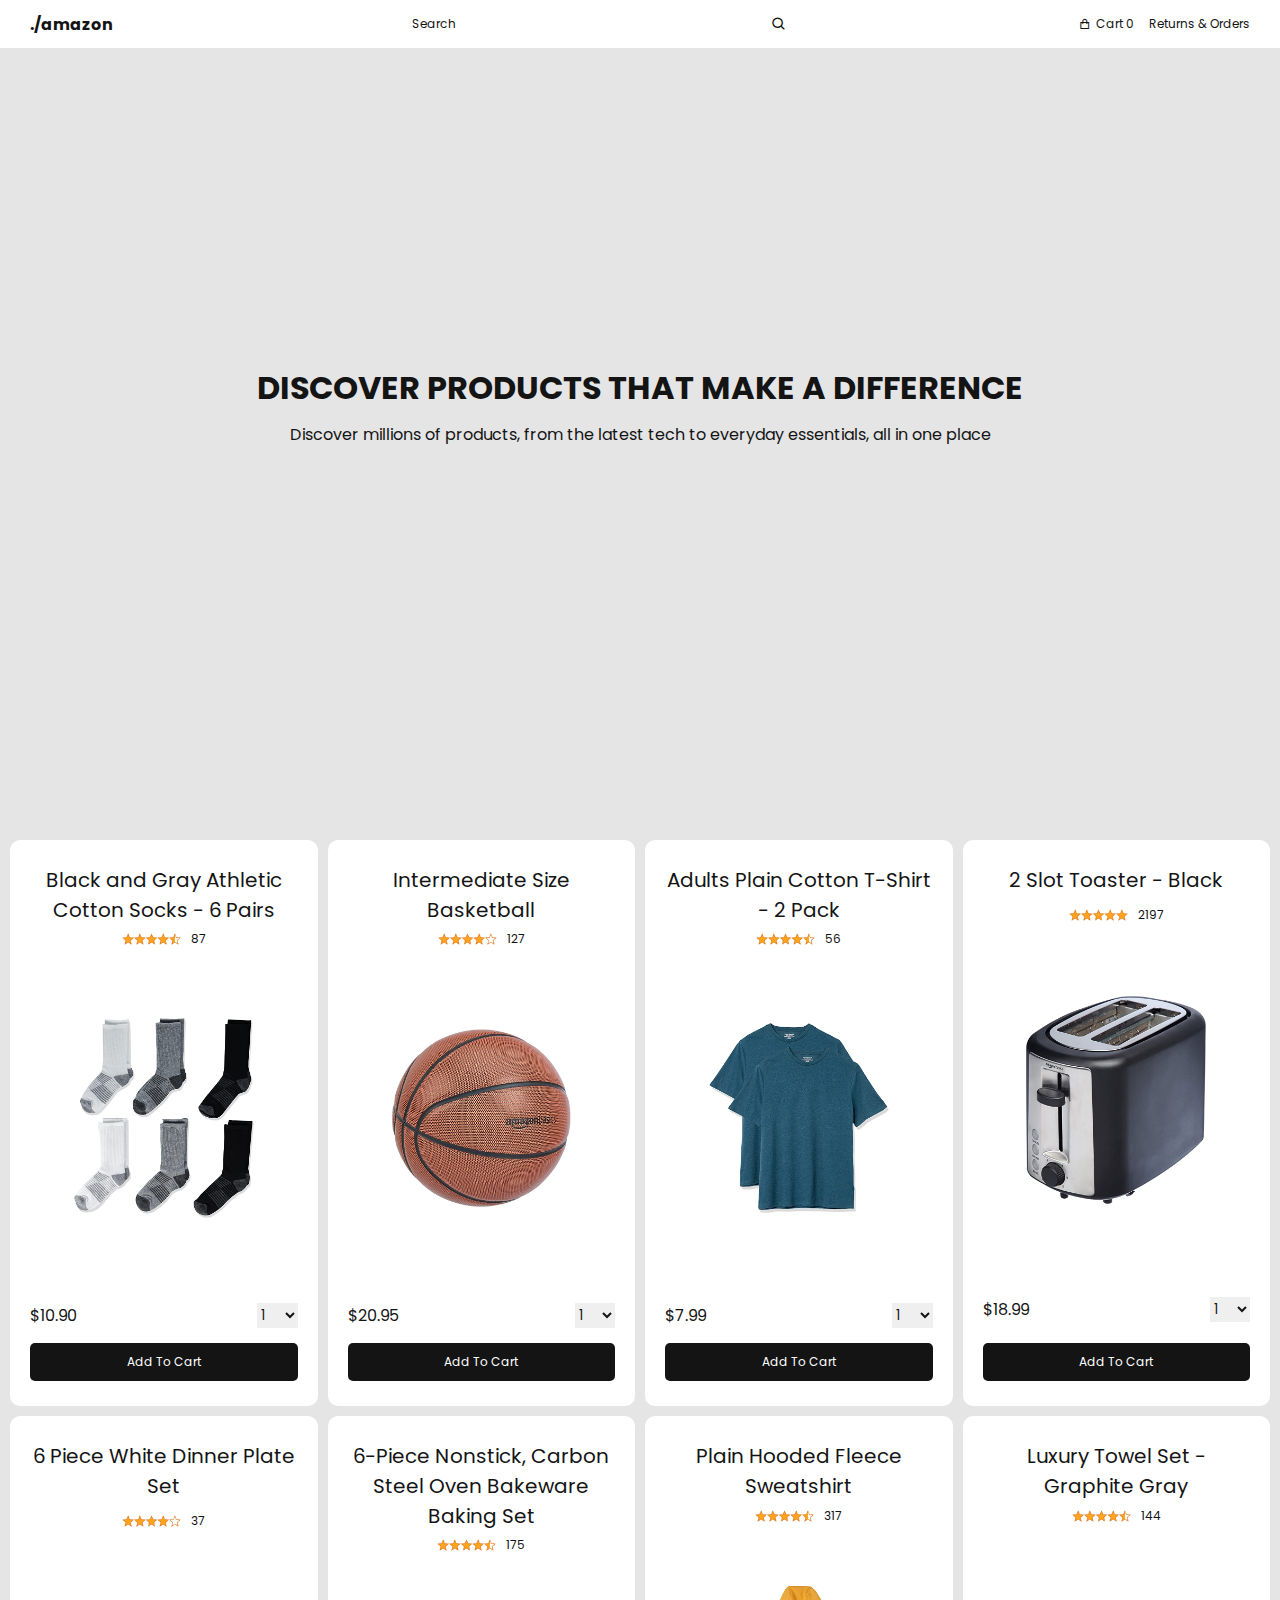
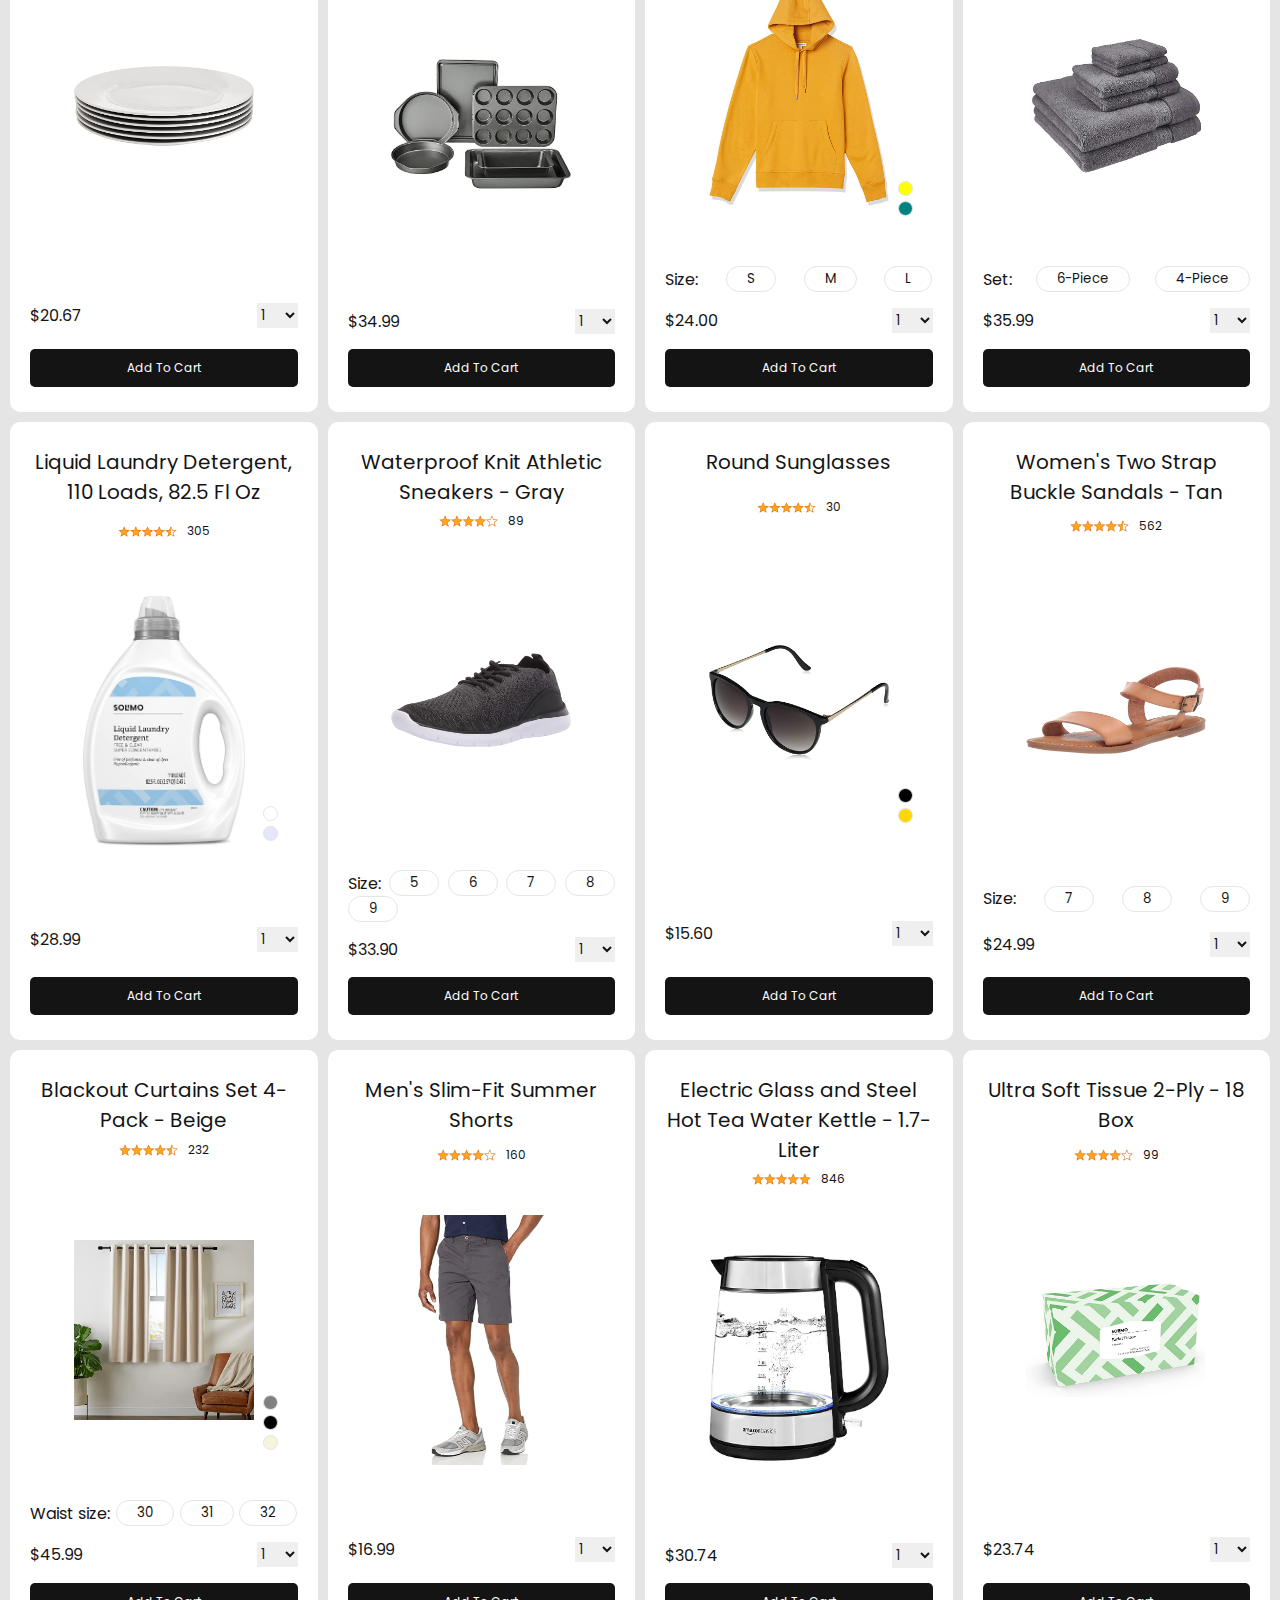
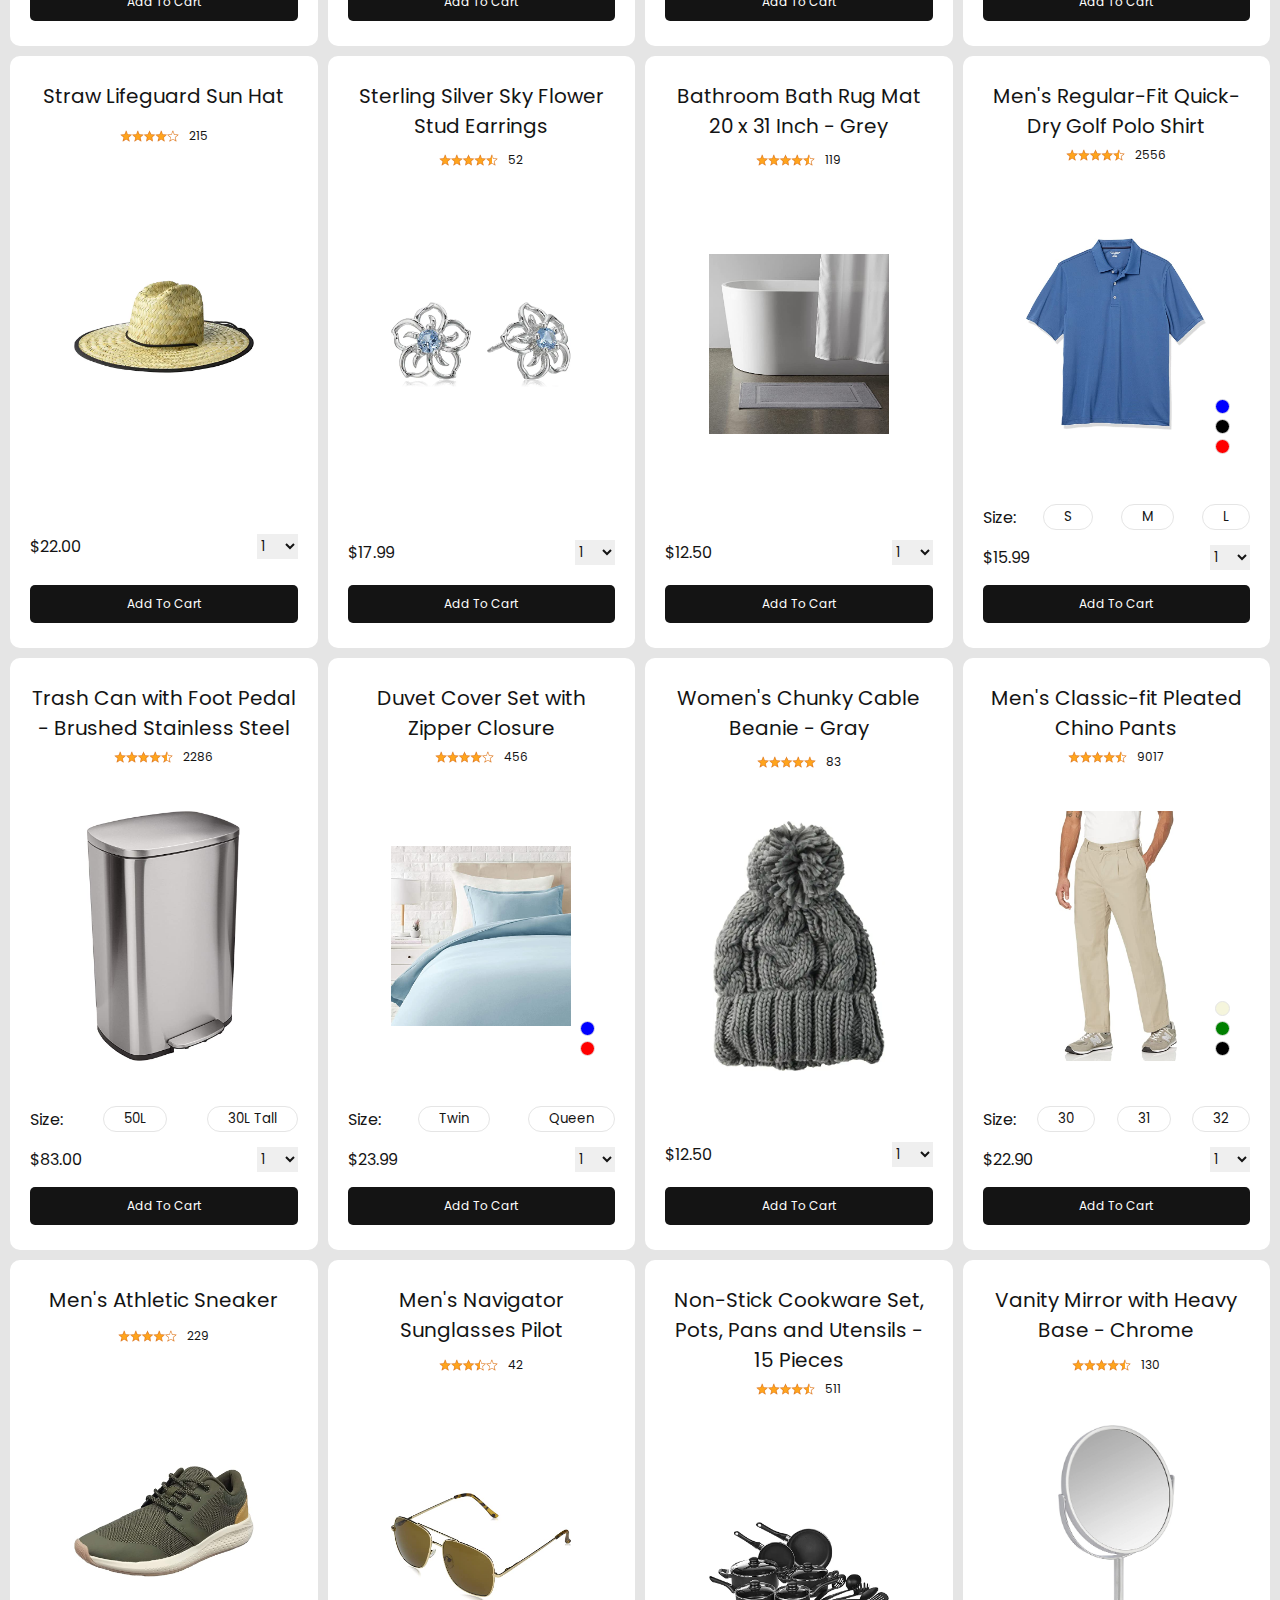
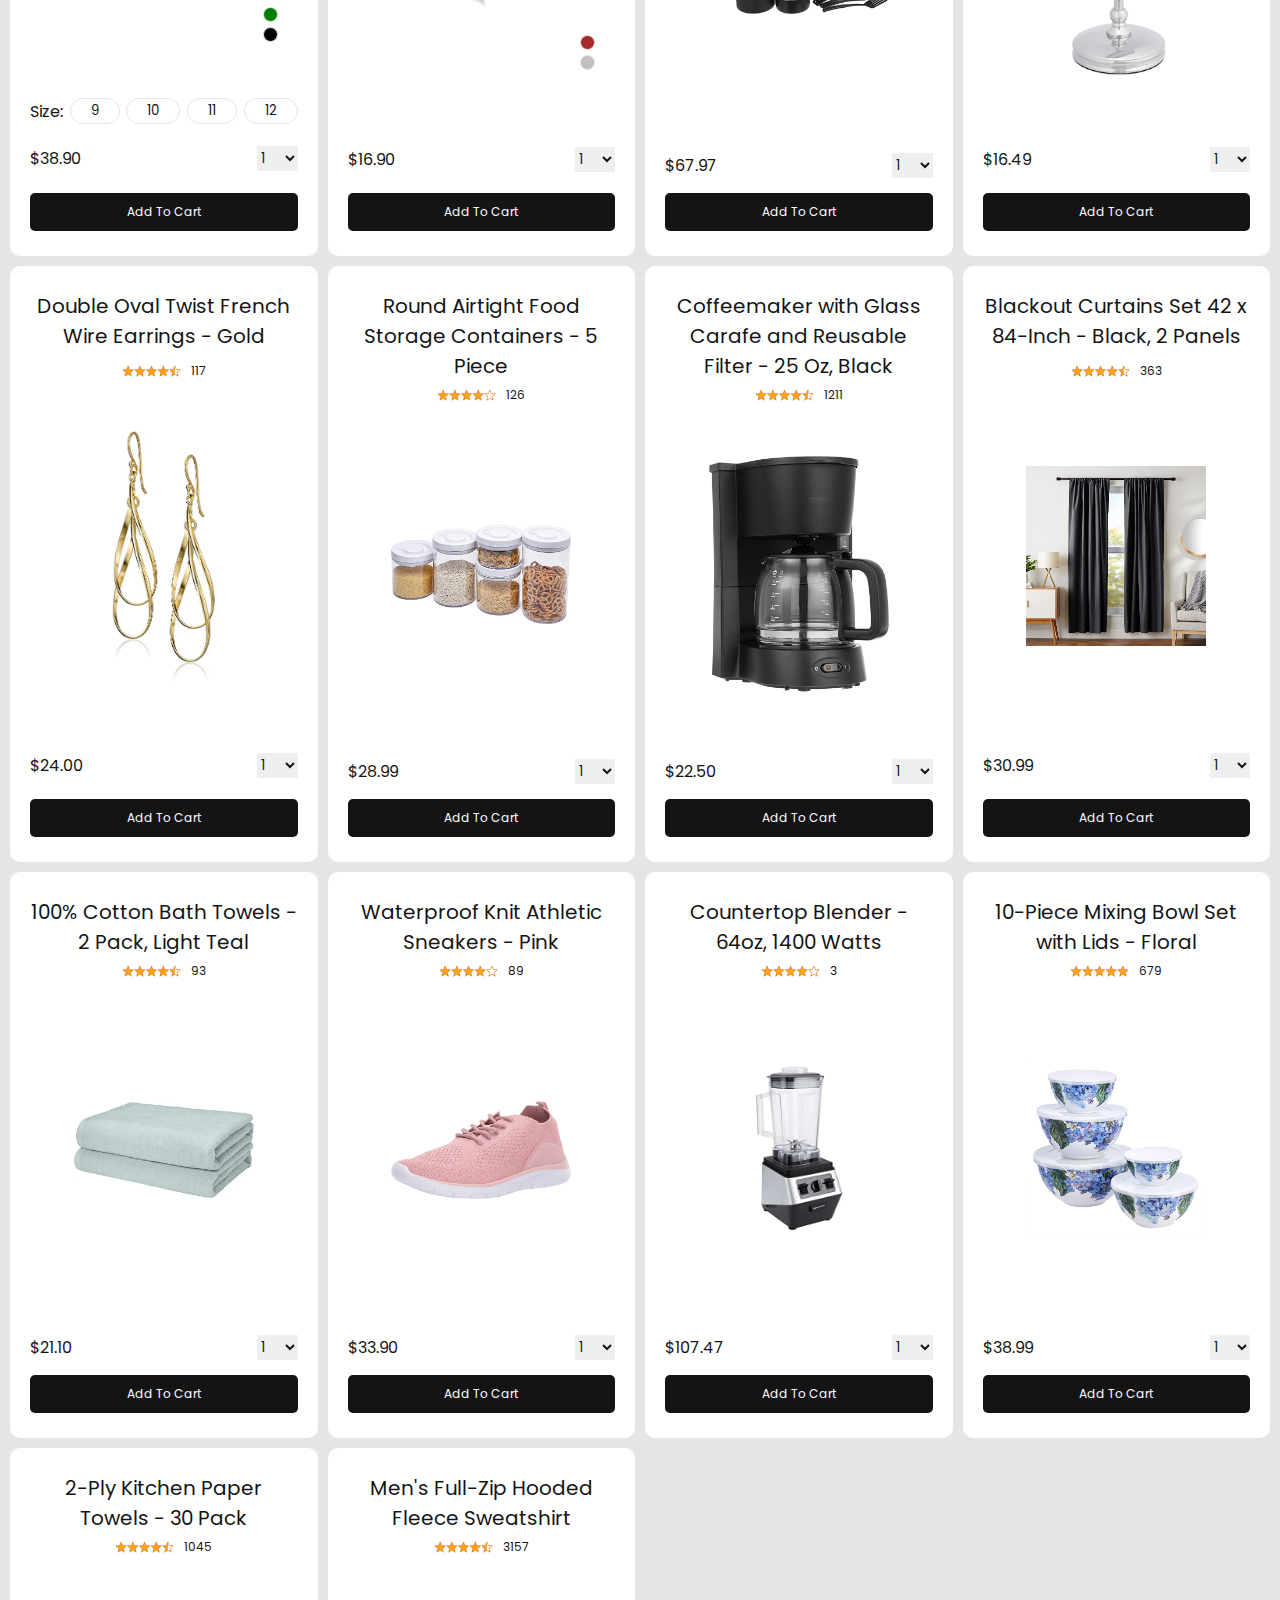
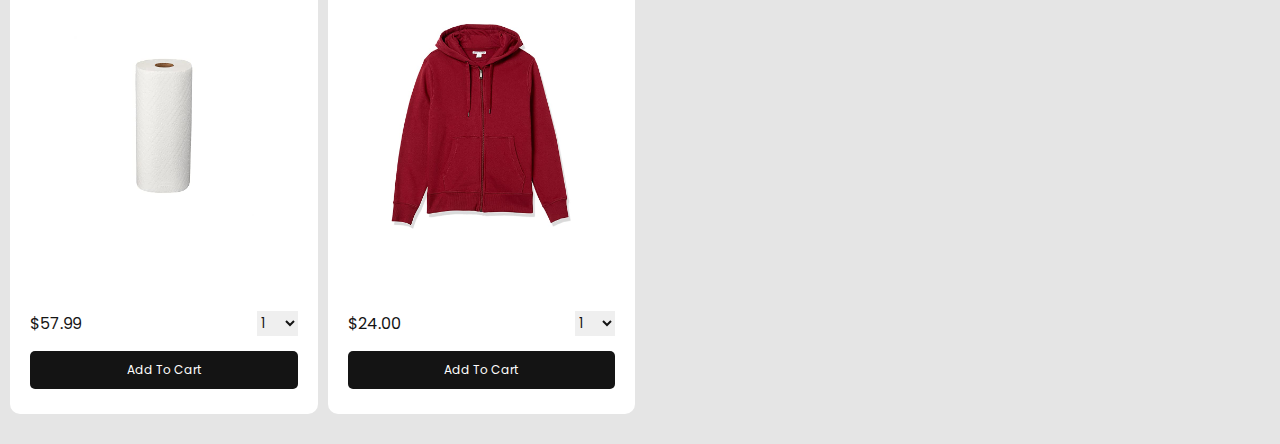
<file: index.html>
<!DOCTYPE html>
<html lang="en">

<head>
    <meta charset="UTF-8">
    <meta name="viewport" content="width=device-width, initial-scale=1.0">
    <title>Amazon</title>
    <link rel="stylesheet" href="styles/shared/amazon-header.css">
    <link rel="stylesheet" href="styles/pages/amazon.css">
    <link href='https://unpkg.com/boxicons@2.1.4/css/boxicons.min.css' rel='stylesheet'>
    <script src="data/products.js"></script>
    <script src="scripts/shared/utilities.js"></script>
</head>

<body>
    <section class="intro">
        <h1>DISCOVER PRODUCTS THAT MAKE A DIFFERENCE</h1>
        <p>Discover millions of products, from the latest tech to everyday essentials, all in one place</p>
    </section>

    <section>
        <div class="product-container">
        </div>
    </section>

</body>
<script>
    addHeader();
    let counter = 0;
    let productsContainer = document.querySelector(".product-container");
    products.forEach(product => {
        productsContainer.innerHTML += `
      <div class="product" id="${product.id}">
        <p class="name">${product.name}</p>
        <div class="rating">
          <img src="images/ratings/rating-${product.rating.stars * 10}.png">
          <p>${product.rating.count}</p>
        </div>
        <div class="img">
          <img src="${product.image}" class = "product-image">
          <div class="colors">
          </div>
        </div>
        <div class = "sizes">
        </div>
        <div class="buy">
          <p>$${(product.priceCents / 100).toFixed(2)}</p>
          <select name="quantity" class="quantity">
            <option value="1">1</option>
            <option value="2">2</option>
            <option value="3">3</option>
            <option value="4">4</option>
            <option value="5">5</option>
          </select>
        </div>
        <button class="add">Add To Cart</button>
      </div>
    `;

        let colorsContainer = document.querySelectorAll(".colors");
        let sizesContainer = document.querySelectorAll(".sizes");
        let currentColorsContainer = colorsContainer[colorsContainer.length - 1];
        let currentSizesContainer = sizesContainer[sizesContainer.length - 1];

        if (product.variation) {
            if (product.variation.Color) {
                currentColorsContainer.classList.add("available");
                product.variation.Color.forEach(color => {
                    currentColorsContainer.innerHTML += `<div class = "color ${color}" style = "background-color: ${color};"></div>`;

                })
            }
            if (product.variation.Style) {
                currentColorsContainer.classList.add("available");
                product.variation.Style.forEach(color => {
                    currentColorsContainer.innerHTML += `<div class = "color ${color}" style = "background-color: ${color};"></div>`;
                })
            }
            if (product.variation.Size) {
                currentSizesContainer.classList.add("available");
                let title = document.createElement("p");
                title.innerHTML = "Size: ";
                currentSizesContainer.prepend(title);
                product.variation.Size.forEach(size => {
                    currentSizesContainer.innerHTML += `<button class = "choice ${size}">${size}</button>`;
                })
            }
            if (product.variation.Set) {
                currentSizesContainer.classList.add("available");
                let title = document.createElement("p");
                title.innerHTML = "Set: ";
                currentSizesContainer.prepend(title);
                product.variation.Set.forEach(set => {
                    currentSizesContainer.innerHTML += `<button class = "choice ${set}">${set}</button>`;
                })
            }
            if (product.variation['Shoe Size (US)']) {
                currentSizesContainer.classList.add("available");
                let title = document.createElement("p");
                title.innerHTML = "Size: ";
                currentSizesContainer.prepend(title);
                product.variation['Shoe Size (US)'].forEach(size => {
                    currentSizesContainer.innerHTML += `<button class = "choice ${size}">${size}</button>`;
                })
            }
            if (product.variation['Waist size (Inches)']) {
                currentSizesContainer.classList.add("available");
                let title = document.createElement("p");
                title.innerHTML = "Waist size: ";
                currentSizesContainer.prepend(title);
                product.variation['Waist size (Inches)'].forEach(size => {
                    currentSizesContainer.innerHTML += `<button class = "choice ${size}">${size}</button>`;
                })
            }
        }
    });

    let searchBar = document.querySelector(".search-bar");
    searchBar.addEventListener("keyup", (e) => {
        if (e.key === "Enter") {
            searchProducts();
        }
    });


    function searchProducts() {
        let keyWord = searchBar.value.toLowerCase();
        if (keyWord === "") {
            products.forEach(p => { document.getElementById(p.id).style.display = "flex"; })
        } else {
            products.forEach(p => {
                document.getElementById(p.id).style.display = "none";
            })
            products.forEach(product => {
                if (product.keywords.includes(keyWord) || product.name.toLowerCase().includes(keyWord)) {
                    document.getElementById(product.id).style.display = " flex";
                }
            })
        }
        document.querySelector(".product-container").scrollIntoView({
    behavior: "smooth",
  
  });
    }

    let extractNamePart = function (filePath) {
        let startIndex = filePath.indexOf('products/') + 'products/'.length;
        let endIndex = filePath.lastIndexOf('-');
        let result = filePath.substring(startIndex, endIndex + 1);
        return result;
    }

    let allProducts = document.querySelectorAll(".product");
    allProducts.forEach((product) => {
        let colorsContainer = product.querySelector(".colors");
        if (colorsContainer.classList.contains("available")) {
            let colors = colorsContainer.querySelectorAll(".color");
            colors.forEach((color) => {
                color.addEventListener("click", () => {
                    colors.forEach((color) => {
                        color.classList.remove("active");
                    })
                    color.classList.add("active");
                });
            });
        }

        let sizesContainer = product.querySelector(".sizes");
        if (sizesContainer.classList.contains("available")) {
            let sizes = sizesContainer.querySelectorAll(".choice");
            sizes.forEach((size) => {
                size.addEventListener("click", () => {
                    sizes.forEach((size) => {
                        size.classList.remove("active");
                    })
                    size.classList.add("active");
                });
            });
        }

        let addBtn = product.querySelector(".add");
        let cartCounter = document.getElementById("counter");
        addBtn.addEventListener("click", () => {
            let quantity = product.querySelector(".quantity").value;
            counter += parseInt(quantity);
            cartCounter.innerText = counter;
        });

        let productImg = product.querySelector(".product-image");
        productImg.addEventListener("click", () => {
            loadProductDetailsPage(product.id)
        })
    });
    let searchQuery = new URLSearchParams(window.location.search).get("search");
    if (searchQuery) {
        searchBar.value = searchQuery;
        searchProducts();
    }
    document.getElementById("counter").innerText = getCartCounter();
</script>

</html>
</file>
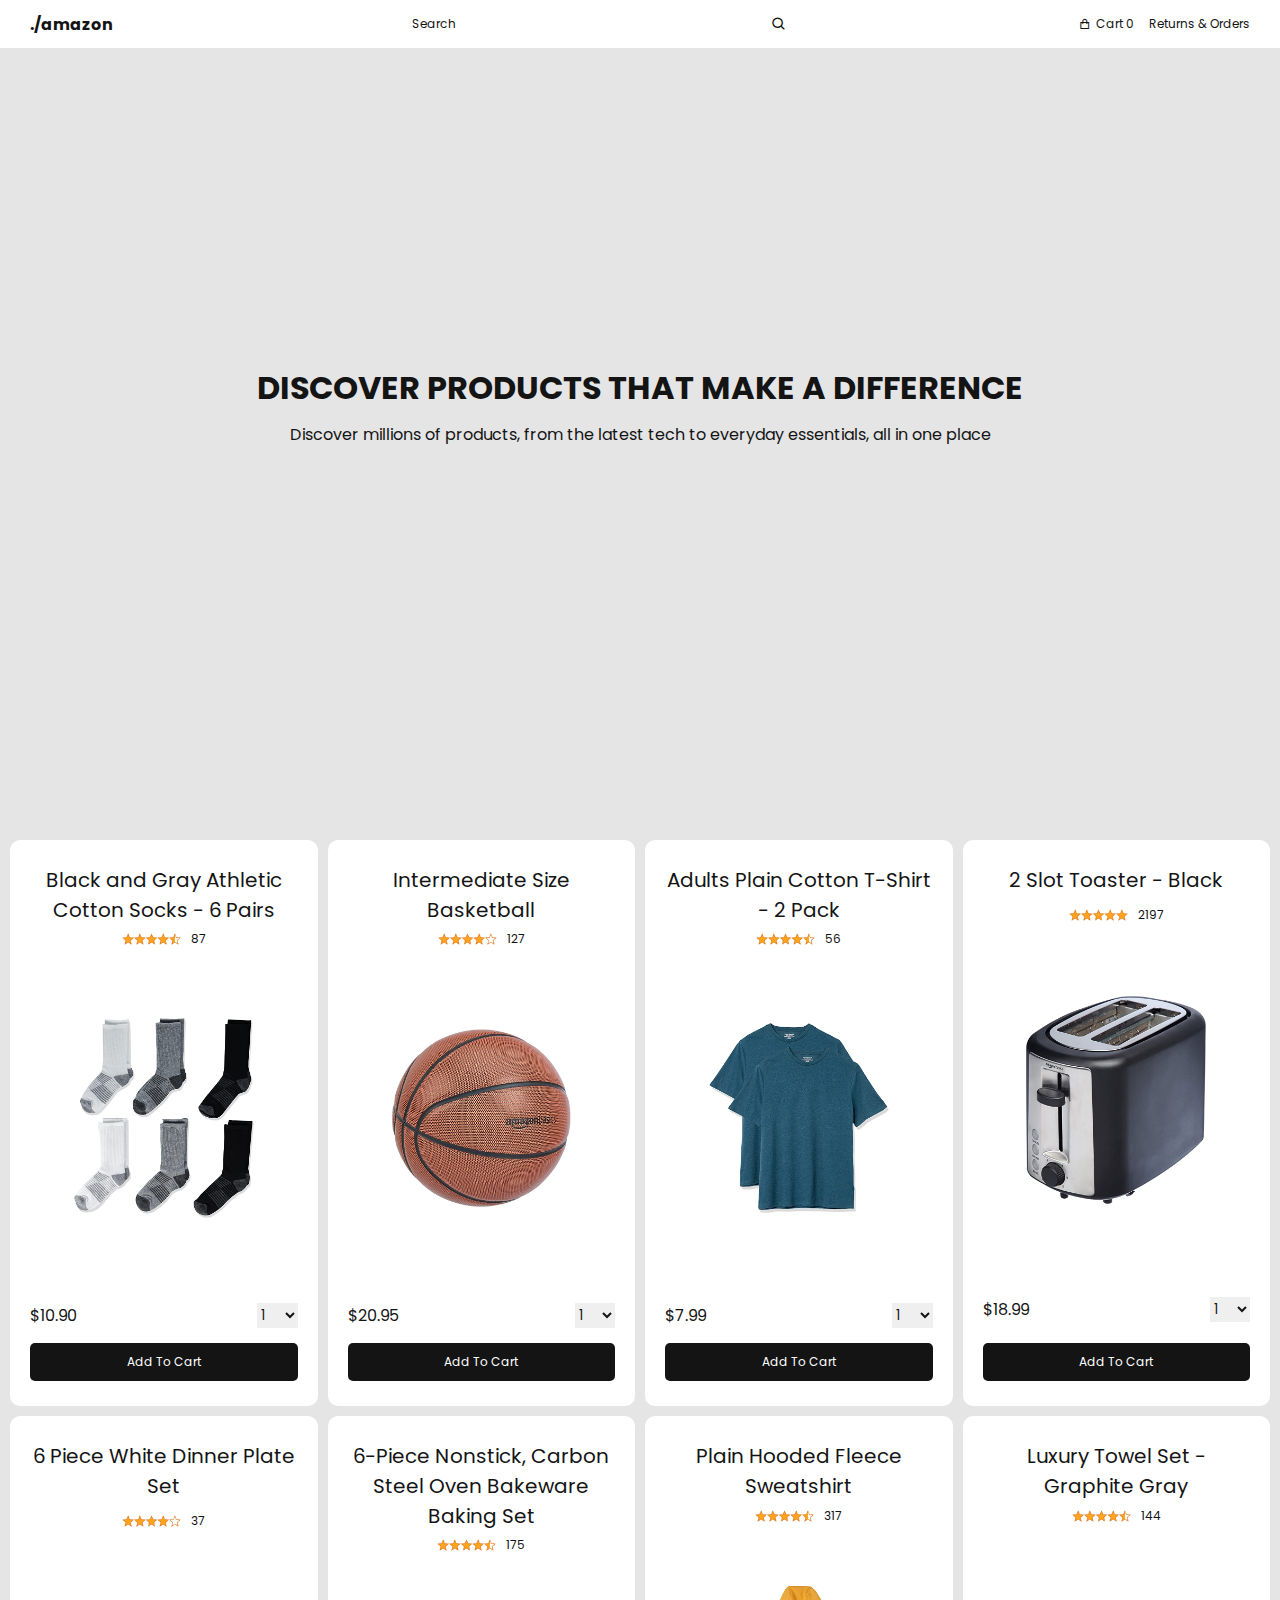
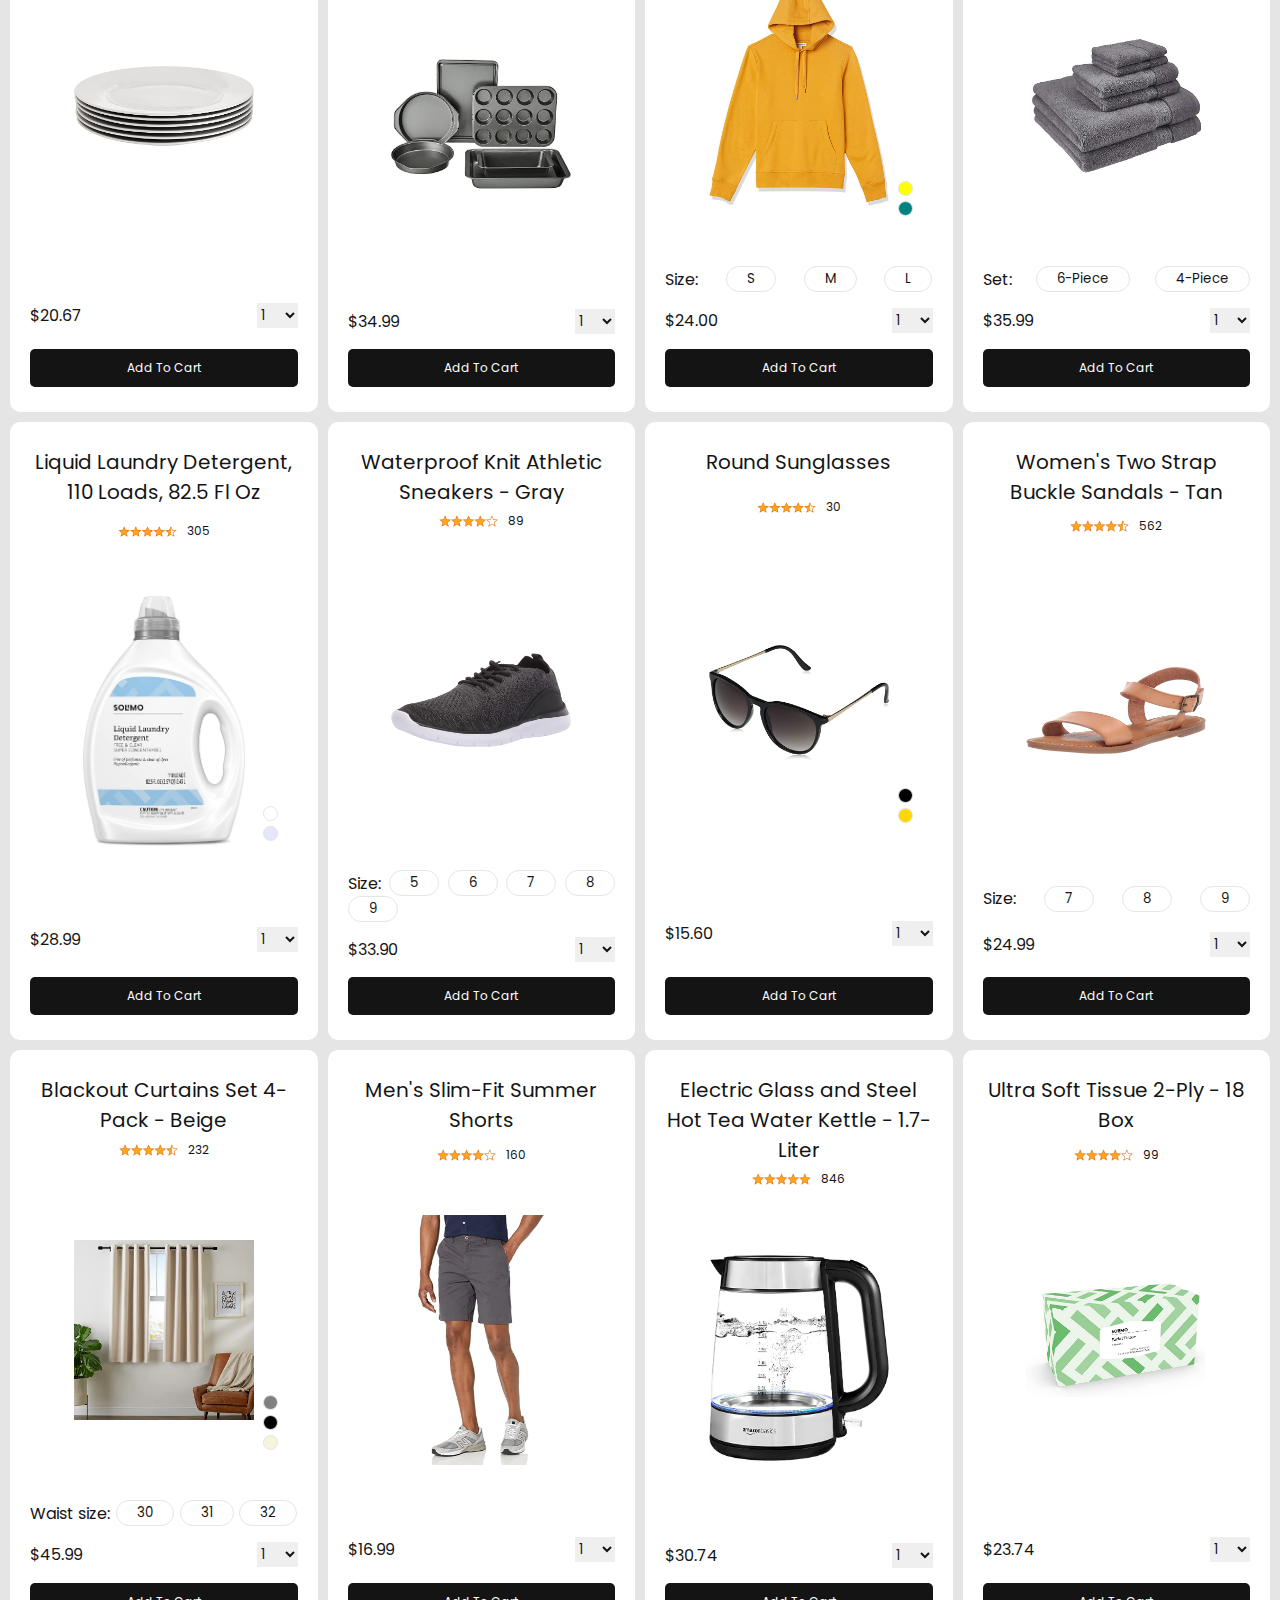
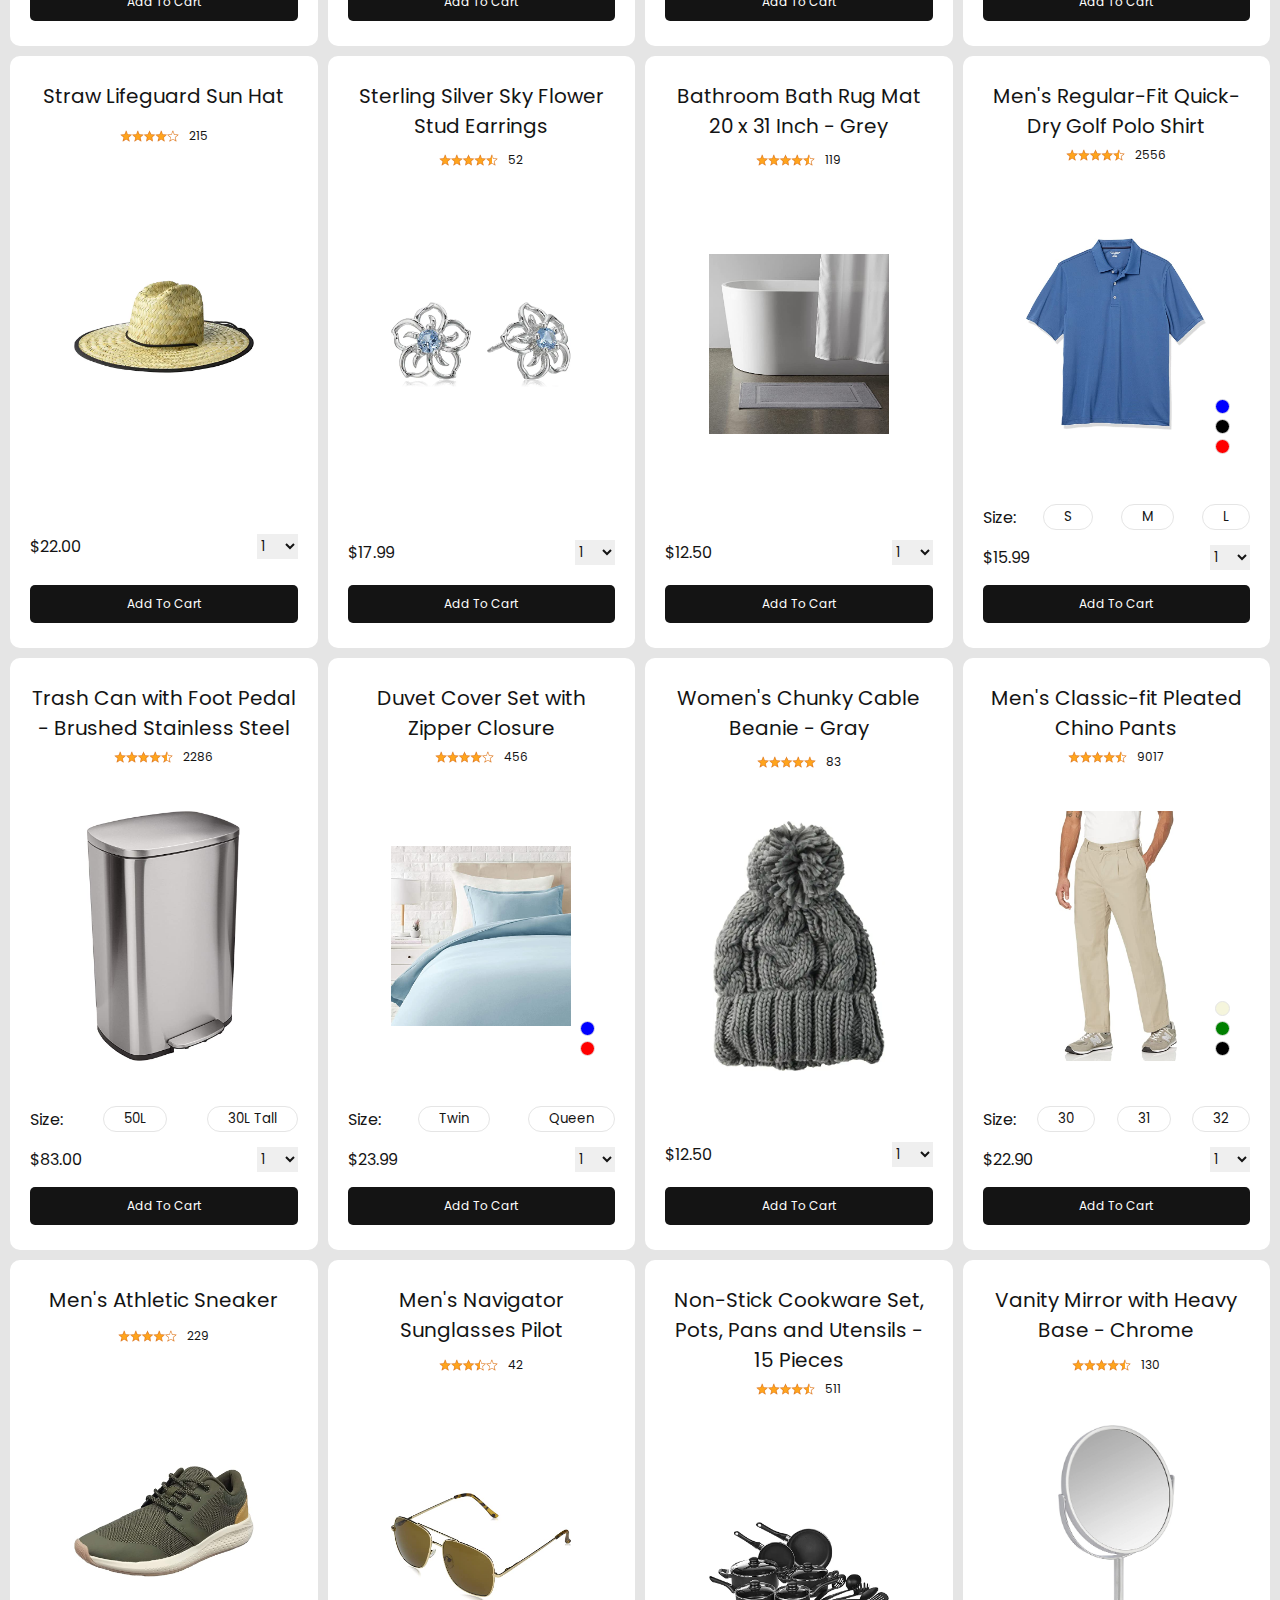
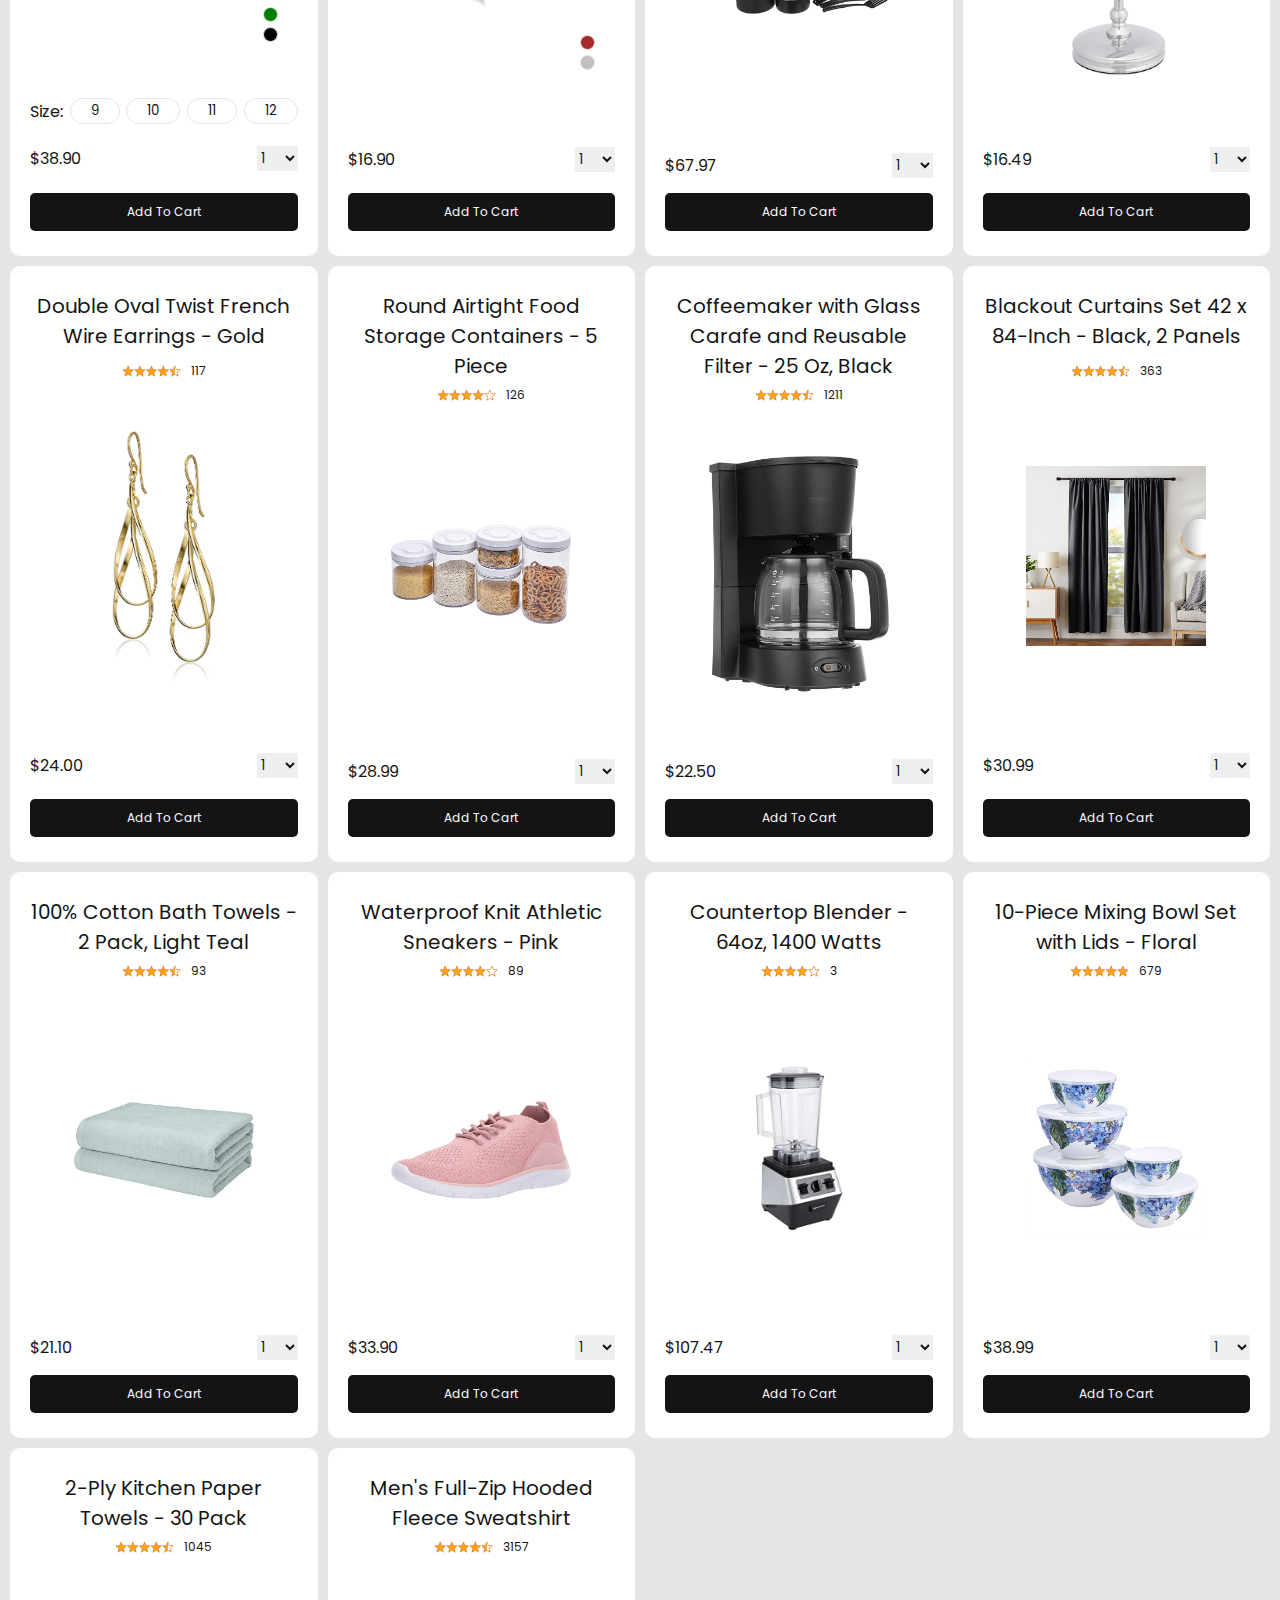
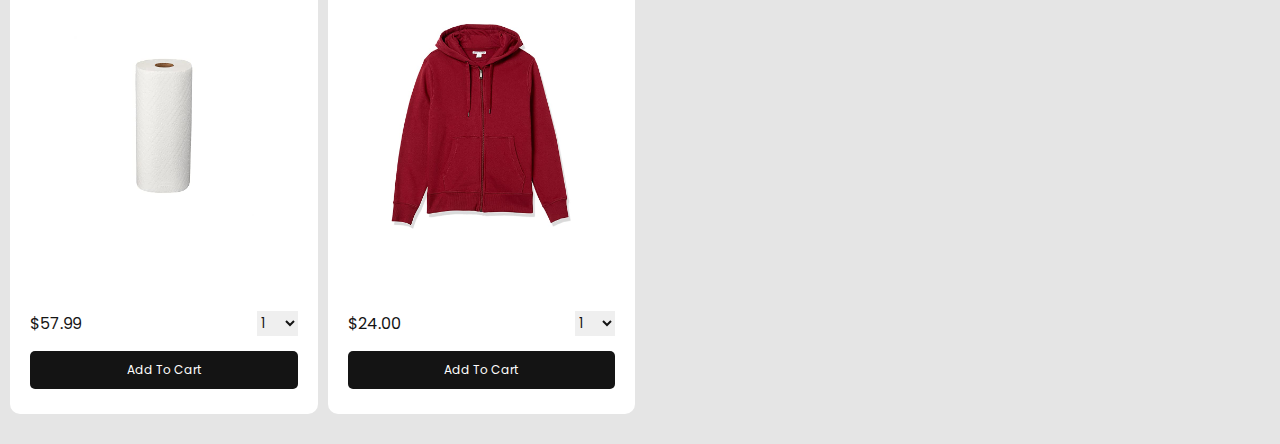
<file: amazon.html>
<!DOCTYPE html>
<html lang="en">

<head>
    <meta charset="UTF-8">
    <meta name="viewport" content="width=device-width, initial-scale=1.0">
    <title>Amazon</title>
    <link rel="stylesheet" href="styles/shared/amazon-header.css">
    <link rel="stylesheet" href="styles/pages/amazon.css">
    <link href='https://unpkg.com/boxicons@2.1.4/css/boxicons.min.css' rel='stylesheet'>
    <script src="data/products.js"></script>
    <script src="scripts/shared/utilities.js"></script>
</head>

<body>
    <section class="intro">
        <h1>DISCOVER PRODUCTS THAT MAKE A DIFFERENCE</h1>
        <p>Discover millions of products, from the latest tech to everyday essentials, all in one place</p>
    </section>

    <section>
        <div class="product-container">
        </div>
    </section>

</body>
<script>
    addHeader();
    let counter = 0;
    let productsContainer = document.querySelector(".product-container");
    products.forEach(product => {
        productsContainer.innerHTML += `
      <div class="product" id="${product.id}">
        <p class="name">${product.name}</p>
        <div class="rating">
          <img src="images/ratings/rating-${product.rating.stars * 10}.png">
          <p>${product.rating.count}</p>
        </div>
        <div class="img">
          <img src="${product.image}" class = "product-image">
          <div class="colors">
          </div>
        </div>
        <div class = "sizes">
        </div>
        <div class="buy">
          <p>$${(product.priceCents / 100).toFixed(2)}</p>
          <select name="quantity" class="quantity">
            <option value="1">1</option>
            <option value="2">2</option>
            <option value="3">3</option>
            <option value="4">4</option>
            <option value="5">5</option>
          </select>
        </div>
        <button class="add">Add To Cart</button>
      </div>
    `;

        let colorsContainer = document.querySelectorAll(".colors");
        let sizesContainer = document.querySelectorAll(".sizes");
        let currentColorsContainer = colorsContainer[colorsContainer.length - 1];
        let currentSizesContainer = sizesContainer[sizesContainer.length - 1];

        if (product.variation) {
            if (product.variation.Color) {
                currentColorsContainer.classList.add("available");
                product.variation.Color.forEach(color => {
                    currentColorsContainer.innerHTML += `<div class = "color ${color}" style = "background-color: ${color};"></div>`;

                })
            }
            if (product.variation.Style) {
                currentColorsContainer.classList.add("available");
                product.variation.Style.forEach(color => {
                    currentColorsContainer.innerHTML += `<div class = "color ${color}" style = "background-color: ${color};"></div>`;
                })
            }
            if (product.variation.Size) {
                currentSizesContainer.classList.add("available");
                let title = document.createElement("p");
                title.innerHTML = "Size: ";
                currentSizesContainer.prepend(title);
                product.variation.Size.forEach(size => {
                    currentSizesContainer.innerHTML += `<button class = "choice ${size}">${size}</button>`;
                })
            }
            if (product.variation.Set) {
                currentSizesContainer.classList.add("available");
                let title = document.createElement("p");
                title.innerHTML = "Set: ";
                currentSizesContainer.prepend(title);
                product.variation.Set.forEach(set => {
                    currentSizesContainer.innerHTML += `<button class = "choice ${set}">${set}</button>`;
                })
            }
            if (product.variation['Shoe Size (US)']) {
                currentSizesContainer.classList.add("available");
                let title = document.createElement("p");
                title.innerHTML = "Size: ";
                currentSizesContainer.prepend(title);
                product.variation['Shoe Size (US)'].forEach(size => {
                    currentSizesContainer.innerHTML += `<button class = "choice ${size}">${size}</button>`;
                })
            }
            if (product.variation['Waist size (Inches)']) {
                currentSizesContainer.classList.add("available");
                let title = document.createElement("p");
                title.innerHTML = "Waist size: ";
                currentSizesContainer.prepend(title);
                product.variation['Waist size (Inches)'].forEach(size => {
                    currentSizesContainer.innerHTML += `<button class = "choice ${size}">${size}</button>`;
                })
            }
        }
    });

    let searchBar = document.querySelector(".search-bar");
    searchBar.addEventListener("keyup", (e) => {
        if (e.key === "Enter") {
            searchProducts();
        }
    });


    function searchProducts() {
        let keyWord = searchBar.value.toLowerCase();
        if (keyWord === "") {
            products.forEach(p => { document.getElementById(p.id).style.display = "flex"; })
        } else {
            products.forEach(p => {
                document.getElementById(p.id).style.display = "none";
            })
            products.forEach(product => {
                if (product.keywords.includes(keyWord) || product.name.toLowerCase().includes(keyWord)) {
                    document.getElementById(product.id).style.display = " flex";
                }
            })
        }
        document.querySelector(".product-container").scrollIntoView({
    behavior: "smooth",
  
  });
    }

    let extractNamePart = function (filePath) {
        let startIndex = filePath.indexOf('products/') + 'products/'.length;
        let endIndex = filePath.lastIndexOf('-');
        let result = filePath.substring(startIndex, endIndex + 1);
        return result;
    }

    let allProducts = document.querySelectorAll(".product");
    allProducts.forEach((product) => {
        let colorsContainer = product.querySelector(".colors");
        if (colorsContainer.classList.contains("available")) {
            let colors = colorsContainer.querySelectorAll(".color");
            colors.forEach((color) => {
                color.addEventListener("click", () => {
                    colors.forEach((color) => {
                        color.classList.remove("active");
                    })
                    color.classList.add("active");
                });
            });
        }

        let sizesContainer = product.querySelector(".sizes");
        if (sizesContainer.classList.contains("available")) {
            let sizes = sizesContainer.querySelectorAll(".choice");
            sizes.forEach((size) => {
                size.addEventListener("click", () => {
                    sizes.forEach((size) => {
                        size.classList.remove("active");
                    })
                    size.classList.add("active");
                });
            });
        }

        let addBtn = product.querySelector(".add");
        let cartCounter = document.getElementById("counter");
        addBtn.addEventListener("click", () => {
            let quantity = product.querySelector(".quantity").value;
            counter += parseInt(quantity);
            cartCounter.innerText = counter;
        });

        let productImg = product.querySelector(".product-image");
        productImg.addEventListener("click", () => {
            loadProductDetailsPage(product.id)
        })
    });
    let searchQuery = new URLSearchParams(window.location.search).get("search");
    if (searchQuery) {
        searchBar.value = searchQuery;
        searchProducts();
    }
    document.getElementById("counter").innerText = getCartCounter();
</script>

</html>
</file>
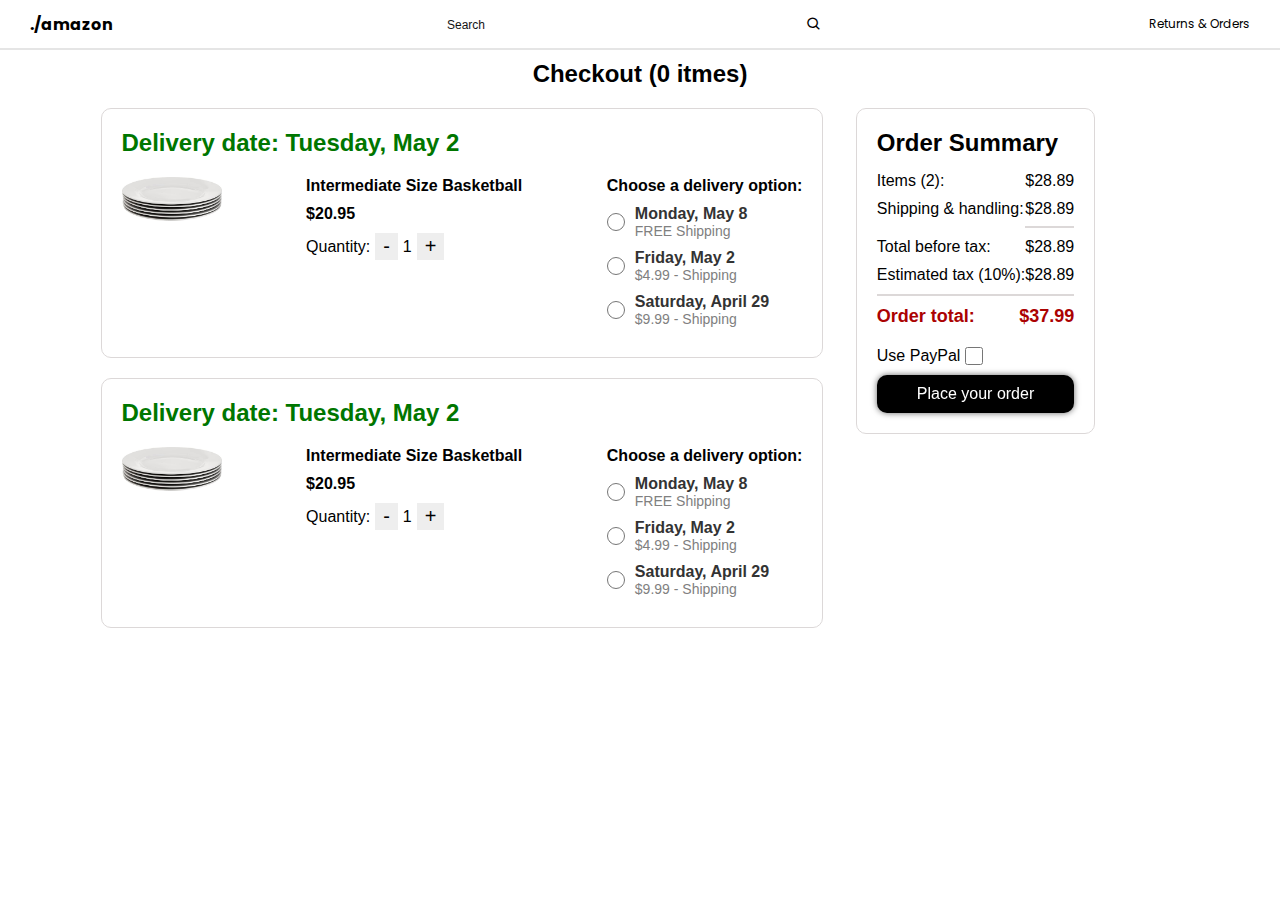
<file: checkout.html>
<!DOCTYPE html>
<html lang="en">
  <head>
    <meta charset="UTF-8" />
    <meta name="viewport" content="width=device-width, initial-scale=1.0" />
    <link
      rel="shortcut icon"
      href="./images/Sicons-Basic-Round-Social-Amazon.512.png"
      type="image/x-icon"
    />   <link href='https://unpkg.com/boxicons@2.1.4/css/boxicons.min.css' rel='stylesheet'>
    <link rel="stylesheet" href="./styles/shared/amazon-header.css">
    <link rel="stylesheet" href="./styles/pages/checkout.css" />
    <title>Cart</title>
  </head>
  <body>


    <div class="container" >
      <h2 class="checkout" style="text-align: center; margin-top: 50px;">
        Checkout (<span><span class="count">0</span> itmes</span>)
      </h2>
      <main>
        <!-- show cart items -->
        <div class="cart-items">
          <div class="card">
            <div class="delivery-date">
              <h2>Delivery date: <span>Tuesday, May 2</span></h2>
            </div>
            <div class="card-body">
              <div class="img">
                <img
                  src="./images/products/6-piece-white-dinner-plate-set.jpg"
                  alt=""
                />
              </div>
              <div class="detail-product">
                <h4 class="name-product">Intermediate Size Basketball</h4>
                <div class="price">$<span>20.95</span></div>
                <div class="quantity">
                  Quantity:
                  <span class="decrease">-</span>
                  <span class="count">1</span>
                  <span class="increase">+</span>
                </div>
              </div>
              <div class="delivery-options">
                <h4>Choose a delivery option:</h4>
                <div class="options">
                  <div class="option">
                    <input type="radio" name="date" id="slowly" />
                    <label for="slowly">
                      <div class="date">Monday, May 8</div>
                      <div class="cost"><span>FREE</span> Shipping</div>
                    </label>
                  </div>
                  <div class="option">
                    <input type="radio" name="date" id="medium" />
                    <label for="medium">
                      <div class="date">Friday, May 2</div>
                      <div class="cost">$<span>4.99</span> - Shipping</div>
                    </label>
                  </div>
                  <div class="option">
                    <input type="radio" name="date" id="fast" />
                    <label for="fast">
                      <div class="date">Saturday, April 29</div>
                      <div class="cost">$<span>9.99</span> - Shipping</div>
                    </label>
                  </div>
                </div>
              </div>
            </div>
          </div>
          <div class="card">
            <div class="delivery-date">
              <h2>Delivery date: <span>Tuesday, May 2</span></h2>
            </div>
            <div class="card-body">
              <div class="img">
                <img
                  src="./images/products/6-piece-white-dinner-plate-set.jpg"
                  alt=""
                />
              </div>
              <div class="detail-product">
                <h4 class="name-product">Intermediate Size Basketball</h4>
                <div class="price">$<span>20.95</span></div>
                <div class="quantity">
                  Quantity:
                  <span class="decrease">-</span>
                  <span class="count">1</span>
                  <span class="increase">+</span>
                </div>
              </div>
              <div class="delivery-options">
                <h4>Choose a delivery option:</h4>
                <div class="options">
                  <div class="option">
                    <input type="radio" name="date" id="slowly" />
                    <label for="slowly">
                      <div class="date">Monday, May 8</div>
                      <div class="cost"><span>FREE</span> Shipping</div>
                    </label>
                  </div>
                  <div class="option">
                    <input type="radio" name="date" id="medium" />
                    <label for="medium">
                      <div class="date">Friday, May 2</div>
                      <div class="cost">$<span>4.99</span> - Shipping</div>
                    </label>
                  </div>
                  <div class="option">
                    <input type="radio" name="date" id="fast" />
                    <label for="fast">
                      <div class="date">Saturday, April 29</div>
                      <div class="cost">$<span>9.99</span> - Shipping</div>
                    </label>
                  </div>
                </div>
              </div>
            </div>
          </div>
        </div>
        <!-- sidebar icon -->
        <div
          class="summary-order-icon mobile"
          title="show summary order"
          onclick="showSummary()"
        >
          <?xml version="1.0" encoding="utf-8"?><!-- Uploaded to: SVG Repo, www.svgrepo.com, Generator: SVG Repo Mixer Tools -->
          <svg
            fill="#000000"
            width="30px"
            height="30px"
            viewBox="0 0 24 24"
            xmlns="http://www.w3.org/2000/svg"
          >
            <path
              fill-rule="evenodd"
              d="M11.28 9.53L8.81 12l2.47 2.47a.75.75 0 11-1.06 1.06l-3-3a.75.75 0 010-1.06l3-3a.75.75 0 111.06 1.06z"
            />
            <path
              fill-rule="evenodd"
              d="M3.75 2A1.75 1.75 0 002 3.75v16.5c0 .966.784 1.75 1.75 1.75h16.5A1.75 1.75 0 0022 20.25V3.75A1.75 1.75 0 0020.25 2H3.75zM3.5 3.75a.25.25 0 01.25-.25H15v17H3.75a.25.25 0 01-.25-.25V3.75zm13 16.75v-17h3.75a.25.25 0 01.25.25v16.5a.25.25 0 01-.25.25H16.5z"
            />
          </svg>
        </div>
        <!-- overlay -->
        <div class="overlay hide" onclick="showSummary()"></div>
        <!-- summary of order -->
        <div class="summary-order">
          <div class="card">
            <h2>Order Summary</h2>
            <div class="cost-details">
              <div class="cost-product">
                <div class="item">
                  <div class="items">Items (<span>2</span>):</div>
                  <div class="cost">$<span>28.89</span></div>
                </div>
                <div class="item">
                  <div class="shipping">Shipping & handling:</div>
                  <div class="cost">
                    $<span>28.89</span>
                    <hr />
                  </div>
                </div>
              </div>
              <div class="tax">
                <div class="item">
                  <div class="before-tax">Total before tax:</div>
                  <div class="cost">$<span>28.89</span></div>
                </div>
                <div class="item">
                  <div class="estimated-tax">Estimated tax (10%):</div>
                  <div class="cost">$<span>28.89</span></div>
                </div>
              </div>
            </div>
            <hr />
            <div class="end-order">
              <div class="item">
                <div class="total">Order total:</div>
                <div class="cost">$<span>37.99</span></div>
              </div>
              <div class="paypal">
                <label for="pay">Use PayPal</label>
                <input type="checkbox" id="pay" />
              </div>
              <div class="create-order">
                <a >Place your order</a>
              </div>
              <!--  -->
            </div>
          </div>
        </div>
      </main>
    </div>
  </body>
  <script src="./data/products.js"></script>
  <script src="./scripts/shared/utilities.js"></script>
  <script src="./scripts/pages/checkout.js"></script>
</html>
</file>
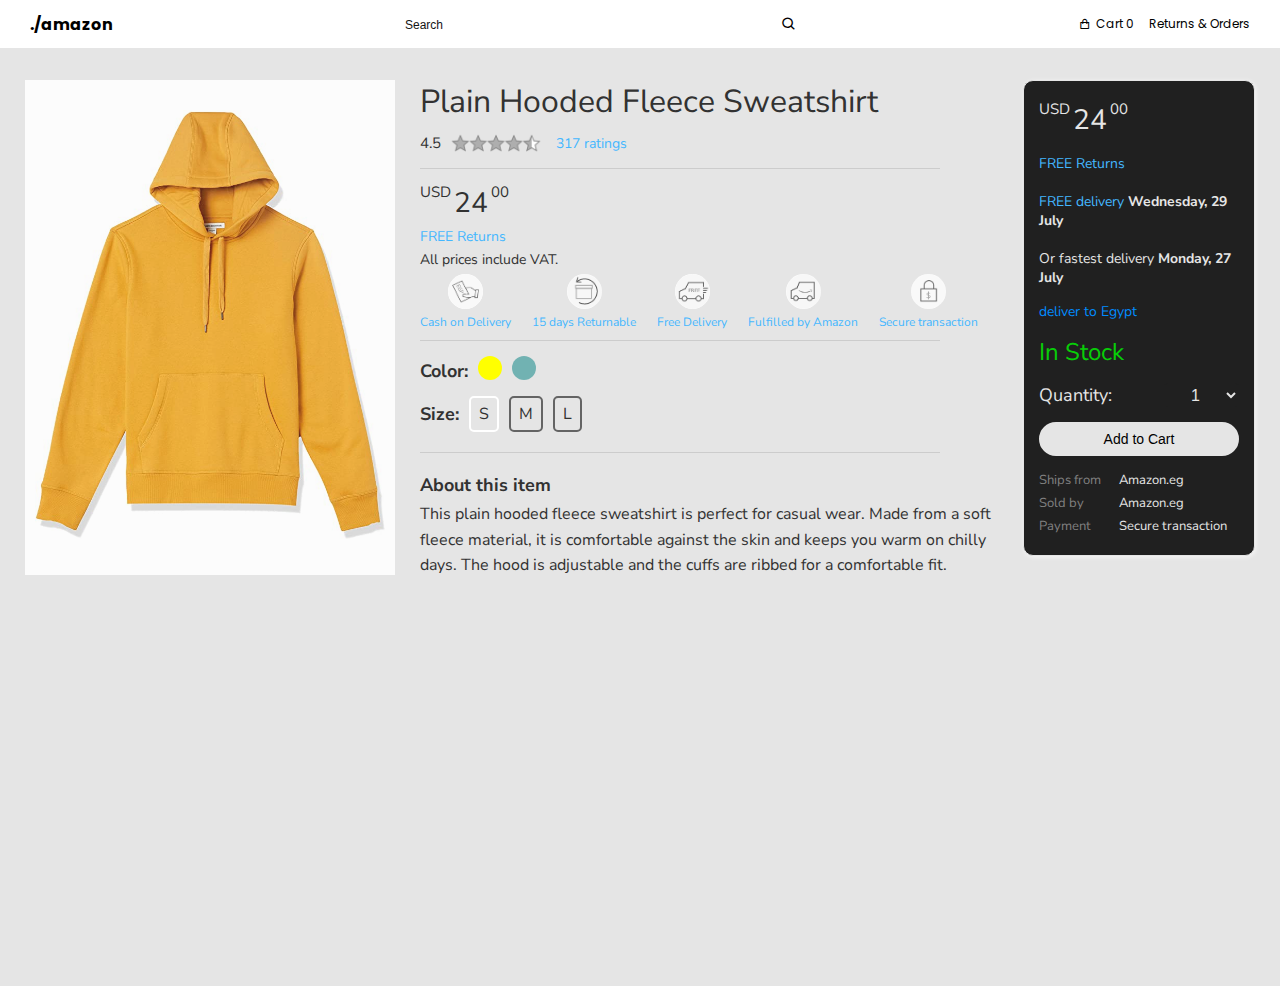
<file: product-details.html>
<!DOCTYPE html>
<html lang="en">

<head>
    <meta charset="UTF-8">
    <meta name="viewport" content="width=device-width, initial-scale=1.0">
    <title>Product</title>
    <link href='https://unpkg.com/boxicons@2.1.4/css/boxicons.min.css' rel='stylesheet'>
    <link rel="stylesheet" href="https://cdnjs.cloudflare.com/ajax/libs/font-awesome/6.6.0/css/all.min.css"
        integrity="sha512-Kc323vGBEqzTmouAECnVceyQqyqdsSiqLQISBL29aUW4U/M7pSPA/gEUZQqv1cwx4OnYxTxve5UMg5GT6L4JJg=="
        crossorigin="anonymous" referrerpolicy="no-referrer" />
    <link rel="preconnect" href="https://fonts.googleapis.com">
    <link rel="preconnect" href="https://fonts.gstatic.com" crossorigin>
    <link
        href="https://fonts.googleapis.com/css2?family=Azeret+Mono:ital,wght@0,100..900;1,100..900&family=Mingzat&family=Noto+Sans:ital,wght@0,100..900;1,100..900&family=Nunito+Sans:ital,opsz,wght@0,6..12,200..1000;1,6..12,200..1000&family=Open+Sans:ital,wght@0,300..800;1,300..800&family=Oxygen+Mono&family=Poppins:ital,wght@0,100;0,200;0,300;0,400;0,500;0,600;0,700;0,800;0,900;1,100;1,200;1,300;1,400;1,500;1,600;1,700;1,800;1,900&family=Roboto+Mono:ital,wght@0,100..700;1,100..700&family=SUSE:wght@100..800&family=Source+Code+Pro:ital,wght@0,200..900;1,200..900&family=Ubuntu:ital,wght@0,300;0,400;0,500;0,700;1,300;1,400;1,500;1,700&family=Work+Sans:ital,wght@0,100..900;1,100..900&display=swap"
        rel="stylesheet">
    <link rel="stylesheet" href="styles/shared/general.css">
    <link rel="stylesheet" href="styles/shared/amazon-header.css">
    <link rel="stylesheet" href="styles/pages/product-details.css">

</head>

<body>
    <!-- <nav>
        <img src="images/amazon-logo-white.png" id="header-logo" onclick="window.location.href='amazon.html'">
        <img src="images/amazon-mobile-logo-white.png" id="header-logo-mobile"  onclick="window.location.href='amazon.html'">
        <div id="search-bar"><input type="text" placeholder="Search..." id="search-input">
            <button id="search-button"><i class="fa-solid fa-magnifying-glass"></i></button>
        </div>
        <a href="orders.html" id="header-orders">Returns <strong>
                <span class="nmp">& Orders</span>
            </strong></a>
        <a href="checkout.html" id="header-cart"><img src="images/icons/cart-icon.png"
                id="header-cart-logo"><strong>Cart</strong>
            <span id="cart-count">0</span>
        </a>
    </nav> -->

    <main>
        <section class="product-images">
            <img src="images/products/plain-hooded-fleece-sweatshirt-yellow.jpg" id="main-product-img">
        </section>
        <section class="product-details">
            <span id="product-name">Plain Hooded Fleece Sweatshirt</span>
            <div class="rating-container">
                <span id="stars-count">4.5</span><img src="images/ratings/rating-45.png" id="stars-img">
                <div class="rating-count"><span id="rating-count">317</span> ratings</div>
            </div>
            <div class="line"></div>
            <div class="price-container">
                <span class="currency">USD</span><span class="price">240</span><span class="cents">99</span>
            </div>
            <div class="features">
                <span class="features-free">FREE Returns</span>
                <p class="mb-5">All prices include VAT.</p>
                <div class="features-list">
                    <div>
                        <img src="images/icons/cash-on-delivery.png"><span>Cash on Delivery</span>
                    </div>
                    <div>
                        <img src="images/icons/returnable.png"><span>15 days Returnable</span>
                    </div>
                    <div>
                        <img src="images/icons/free-delivery.png"><span>Free Delivery</span>
                    </div>
                    <div>
                        <img src="images/icons/fullfilled-by-amazon.png"><span>Fulfilled by Amazon</span>
                    </div>
                    <div>
                        <img src="images/icons/secure-transaction.png"><span>Secure transaction</span>
                    </div>
                </div>
                <div class="line"></div>
            </div>
            <div id="variations-container" style="display: none;">
                <!-- <div class="variation" data-variation-name="Color">
                    <span class="variation-name" >Color:</span>
                    <label>
                        <input type="radio" name="1-color" value="Red">
                        <span>Red</span>
                    </label>
                    <label>
                        <input type="radio" name="1-color" value="Blue">
                        <span>Blue</span>
                    </label>
                    <label>
                        <input type="radio" name="1-color" value="Green">
                        <span>Green</span>
                    </label>
                </div>
                <div class="line"></div> -->
            </div>
            <div>
                <p class="big-bold-text m-5">About this item</p>
                <span id="description">Lorem, ipsum dolor sit amet consectetur adipisicing elit. Error quidem, culpa
                    sint, reiciendis fugit in natus, modi dolores molestias aliquid hic odit soluta eius! Provident
                    voluptas modi distinctio harum corporis?</span>
            </div>
        </section>
        <section class="product-order">
            <div class="price-container"><span class="currency">USD</span><span class="price">240</span><span
                    class="cents">99</span>
            </div>
            <span class="features-free">FREE Returns</span>
            <span class="features-free">FREE delivery <strong id="delivery-date-free" style="color:#e6e6e6">Saturday, 14
                    September</strong></span>
            <span> Or fastest delivery <strong id="delivery-date-fast">Tomorrow, 13 September.</strong></span></span>
            <span style="color:#008cff ;"><i class="fa-solid fa-location-dot"></i> deliver to Egypt</span>
            <span class="stock-state">In Stock</span>
            <div class="quantity-container">Quantity: <select name="quantity" id="quantity">
                    <option value="1">1</option>
                    <option value="2">2</option>
                    <option value="3">3</option>
                    <option value="4">4</option>
                    <option value="5">5</option>
                </select></div>
            <button id="add-to-cart">Add to Cart</button>
            <div class="order-details">
                <span class="grey-text">Ships from</span>
                <span>Amazon.eg</span>
                <span class="grey-text">Sold by</span>
                <span>Amazon.eg</span>
                <span class="grey-text">Payment</span>
                <span>Secure transaction</span>
            </div>
        </section>
    </main>
    <script src="scripts/shared/utilities.js"></script>
    <script src="data/products.js"></script>
    <script src="scripts/pages/product-details.js"></script>
</body>

</html>
</file>
<file: styles/shared/amazon-header.css>
@import url("https://fonts.googleapis.com/css2?family=Poppins:wght@200;300;400;500;600;700&display=swap");

:root {
  --black: #141414;
  --gray: #e5e5e5;
}

header {
  padding: 0;
  margin: 0;
  box-sizing: border-box;
  font-family: "Poppins";
  width: 100%;
  height: 50px;
  background-color: white;
  display: flex;
  justify-content: space-between;
  align-items: center;
  gap: 10px;
  padding: 15px 30px;
  border-bottom: 2px solid var(--gray);
  position: fixed;
  z-index: 1;
}

header .icon {
  font-weight: bold;
  cursor: pointer;
}

header .search,
header .cart,
header .features {
  display: flex;
  align-items: center;
  justify-content: center;
}

header .search {
  width: 60%;
}

header input {
  width: 50%;
  border: none;
  outline: none;
  padding-left: 7px;
  transition: width 0.4s ease-in-out;
  background-color: transparent;
}

::placeholder {
  font-size: 12px;
  color: var(--black);
}

header input:focus {
  width: 80%;
}

header .features {
  font-size: 12px;
  gap: 15px;
  cursor: pointer;
}

header .cart {
  display: flex;
  gap: 5px;
}
</file>
<file: styles/pages/amazon.css>
* {
  padding: 0;
  margin: 0;
  box-sizing: border-box;
  font-family: "Poppins";
  color: var(--black);
}


.intro {
  background-color: var(--gray);
  height: 90vh;
  display: flex;
  align-items: center;
  flex-direction: column;
  justify-content: center;
}

.intro h1 {
  margin-bottom: 10px;
}

.product-container {
  display: grid;
  grid-template-columns: repeat(auto-fill, minmax(300px, 1fr));
  gap: 10px;
  padding: 30px 10px;
  background-color: var(--gray);
}

.product {
  background-color: white;
  display: flex;
  align-items: center;
  flex-direction: column;
  justify-content: space-between;
  border-radius: 10px;
  padding: 25px 20px;
}

.product .img {
  width: 100%;
  height: 340px;
  background-color: white;
  display: flex;
  align-items: center;
  justify-content: center;
  padding: 10px;
  border-radius: 20px;
  position: relative;
  cursor: pointer;
}

.product .img img {
  display: block;
  max-width: 180px;
  max-height: 250px;
  width: auto;
  height: auto;
}

.colors {
  display: flex;
  flex-direction: column;
  gap: 5px;
  position: absolute;
  right: 20px;
  bottom: 50px;
}

.color {
  border-radius: 50%;
  height: 15px;
  width: 15px;
  cursor: pointer;
  border: 1px solid var(--gray);
  transition: border-color 0.1s ease-in-out;
}

.product > p {
  font-size: 20px;
  text-align: center;
  margin-bottom: 5px;
}

.rating {
  display: flex;
  align-items: center;
  justify-content: center;
  gap: 10px;
  width: 100%;
}

.rating img {
  width: 22%;
}

.rating p {
  font-size: 12px;
  text-align: end;
}

.sizes,
.sets {
  width: 100%;
  display: flex;
  flex-wrap: wrap;
  align-items: center;
  justify-content: space-between;
}

.choice {
  cursor: pointer;
  border: 1px solid var(--gray);
  background-color: white;
  border-radius: 20px;
  padding: 2px 20px;
  text-wrap: nowrap;
  transition: border-color 0.1s ease-in-out;
}

.active {
  border-color: var(--black);
}

.buy {
  width: 100%;
  display: flex;
  padding: 15px 0;
  justify-content: space-between;
}

.buy select {
  width: 15%;
  border: none;
}

.buy select:focus {
  border: none;
}

.add {
  background-color: var(--black);
  color: white;
  width: 100%;
  padding: 10px;
  cursor: pointer;
  font-size: 12px;
  border: none;
  transition: background-color 0.2s ease-in-out, color 0.2s ease-in-out;
  border-radius: 5px;
}

.add:hover {
  background-color: white;
  color: var(--black);
}
</file>
<file: styles/pages/checkout.css>
* {
  padding: 0;
  margin: 0;
  box-sizing: border-box;
}
img {
  width: 100%;
}
a {
  text-decoration: none;
  color: inherit;
}
.hide {
  display: none !important;
}
.show {
  display: block !important;
}
body {
  font-family: Arial, sans-serif;
}
.container {
  padding: 10px;
  width: 90%;
  margin: auto;
  max-width: 1099px;
}
/* navbar */
nav {
  position: fixed;
  width: 90%;
  left: 50%;
  transform: translateX(-50%);
  z-index: 5;
  background: #fff;
  display: flex;
  justify-content: space-between;
  align-items: center;
  padding: 10px;
  max-width: 1099px;
  .checkout {
    letter-spacing: -1px;
    span {
      letter-spacing: 0;
      color: #207685;
    }
  }
}
/* main content */
.card {
  border: 1px solid #dcd8d8;
  border-radius: 10px;
  padding: 20px;
}
main {
  padding-top: 20px;
  display: flex;
  justify-content: space-between;
  position: relative;
  overflow: hidden;
  .cart-items {
    width: 67%;
    .card {
      margin-bottom: 20px;
      .delivery-date {
        color: #007600;
        margin-bottom: 20px;
      }
      .card-body {
        display: flex;
        justify-content: space-between;
        gap: 20px;
        .img {
          width: 100px;
          cursor: pointer;
        }
        .detail-product {
          > * {
            margin-bottom: 10px;
          }
          .price {
            color: #000000;
            font-weight: bold;
          }
          .quantity {
            display: flex;
            align-items: center;
            font-weight: 500;
            gap: 5px;
            .decrease,
            .increase {
              padding: 2px 8px;
              background: #eee;
              font-size: 20px;
              cursor: pointer;
            }
          }
        }
        .delivery-options {
          .options {
            .option {
              display: flex;
              gap: 10px;
              margin: 10px 0;
              input {
                width: 18px;
                cursor: pointer;
              }
              label {
                width: 150px;
                .date {
                  color: #333333;
                  font-weight: bold;
                }
                .cost {
                  color: gray;
                  font-size: 14px;
                }
              }
            }
          }
        }
      }
    }
  }
  .overlay {
    position: fixed;
    right: 0;
    left: 0;
    top: 0;
    bottom: 0;
    z-index: 5;
    background-color: #0000009c;
  }
  .summary-order-icon {
    position: fixed;
    right: -10px;
    cursor: pointer;
    z-index: 10;
  }
  .summary-order {
    position: relative;
    width: 30%;
    h2 {
      padding-bottom: 15px;
    }
    .card {
      position: fixed;
      background-color: #fff;
    }
    .item {
      display: flex;
      justify-content: space-between;
      padding-bottom: 10px;
    }
    hr {
      border: 1px solid #dcd8d8;
    }
    .cost hr {
      margin: 8px 0 0;
    }
    .end-order {
      .item {
        color: #ab0202;
        font-weight: bold;
        font-size: 18px;
        margin: 10px 0 0;
      }
      .paypal {
        margin: 10px 0;
        display: flex;
        align-items: center;
        gap: 5px;
        cursor: pointer;
        input {
          padding: 22px;
          width: 18px;
          height: 18px;
        }
      }
      .create-order {
        padding: 10px;
        text-align: center;
        background-color: #000000;
        color: white;
        border-radius: 10px;
        cursor: pointer;
        filter: drop-shadow(0px 0 3px #00000098);
        transition: 0.2s;
        &:hover {
          background-color: #ffffff;        color: rgb(0, 0, 0);
        }
      }
    }
  }
}
/* mobile media */
@media (max-width: 766px) {
  .desktop {
    display: none;
  }
  .mobile {
    display: block;
  }
  .logo img {
    width: 1.5rem;
  }
  .cart-items {
    width: 95% !important;
    .card-body {
      flex-direction: column;
      align-items: center;
    }
  }
  .summary-order {
    position: fixed !important;
    right: -100%;
    z-index: 10;
    width: 82% !important;
    &.show {
      right: 11%;
    }
    .card {
      position: relative !important;
    }
  }
}
/* desktop media */
@media (min-width: 767px) {
  .desktop {
    display: block;
  }
  .mobile {
    display: none;
  }
  .logo img {
    width: 6.25rem;
  }
}
</file>
<file: styles/shared/general.css>
body {
    margin: 0;
    font-family: "Roboto", sans-serif;
  }
  
  .m-0 {
    margin: 0;
  }
  .m-5 {
    margin: 5px 0px;
  }
  .mb-5 {
    margin: 0;
    margin-bottom: 5px;
  }
  
  .medium-bold-text {
    font-size: 16px;
    font-weight: bold;
  }
  .big-bold-text {
    font-size: 18px;
    font-weight: bold;
  }
  .grey-text {
    color: grey;
  }
  
  .link-text{
      color: #008cff;
      /* cursor: pointer; */
  }
</file>
<file: styles/pages/product-details.css>
header input{
  border-radius: 20px;
  padding: 5px 10px;
}
main {
  /* padding: 50px 25px; */
  display: flex;
  align-items: start;
  gap: 25px;
  background: var(--light);
  color:  var(--dark);
  min-height: calc(100dvh - 74px);
  padding: 80px 25px;

  font-family: "Work Sans", sans-serif;
  font-family: "Ubuntu", sans-serif;
  font-family: "Nunito Sans", sans-serif;
}
main > *:not(.product-order) {
  position: relative;
}
.product-images {
  width: 350px;
  height: 100%;
  background: white;
  opacity: 0.9;
  padding: 30px 10px;
}
#main-product-img {
  width: 100%;
}
.product-details {
  display: flex;
  flex-direction: column;
  gap: 5px;
  position: relative;
  flex: 1;
}
#product-name {
  font-size: 32px;
  margin-bottom: 5px;
}
.rating-container {
  display: flex;
  align-items: center;
  gap: 10px;
  font-size: 15px;
}
#stars-img {
  width: 90px;
  filter:  saturate(0);
}
.stars-count {
  text-align: center;
}

.rating-count {
  margin-left: 5px;
  font-size: 14px;
  color: #44b7ff;
}
.line {
  width: 90%;
  height: 1px;
  background-color: #ccc;
  margin: 10px 0;
}
.price-container {
  position: relative;
  font-size: 28px;  
}
.price{
  margin: 0 3px;
}
.currency,
.cents {
  position: relative;
  top: -15px;
  font-size: 15px;
}
.features {
  font-size: 14px;
}
.features-free {
  color: #44b7ff;
  display: block;
  margin-bottom: 4px;
}
.features-list {
  display: flex;
  justify-content: space-between;
  position: relative;}

.features-list div {
  display: flex;
  flex-direction: column;
  align-items: center;
  justify-content: center;
  gap: 5px;
  margin-right: 20px;
  text-align: center;
  font-size: 12px;
  color: #44b7ff;
}
.features-list img {
  width: 35px;
  background: white;
  border-radius: 50px;

  filter: saturate(0);
}
.variation-name {
  font-size: 18px;
  font-weight: bold;
}
#variations-container {
  display: flex;
  flex-direction: column;
  gap: 10px;
}
.variation {
  display: flex;
  gap: 10px;
  align-items: center;
}
.variation label:not(:has(.color-variation)) {
  font-size: 16px;
  padding: 5px 8px;
  border: 2px solid rgb(100, 100, 100);
  border-radius: 5px;
  cursor: pointer;
  transition: 0.2s;
}
.variation label:has(input:checked),
.variation label:hover {
  border-color: #ffffff;
}
.variation label:has(input:checked) .color-variation,
.variation label:hover .color-variation {
  opacity: 1;
}
.variation input {
  display: none;
}
.color-variation {
  display: inline-block;
  width: 20px;
  height: 20px;
  border-radius: 50px;
  border: 2px solid transparent;
  cursor: pointer;
  transition: 0.2s;
  opacity: 0.5;
}
#description{
  line-height: 1.6;
}


.product-order {
  width: 150px;
  padding: 20px 15px;
  border: 1px solid var(--light);
  border-radius: 10px;
  box-shadow: 1px 1px 5px rgba(255, 255, 255, 0.682);

  display: flex;
  flex-direction: column;
  gap: 15px;
  font-size: 14px;
  min-width: 200px;
  background: var(--darker);
  color: var(--light);
}
.stock-state {
  color: rgba(0, 255, 0, 0.8);
  
  font-size: 24px;
  font-weight: normal;
}
.quantity-container {
  font-size: 18px;
  display: flex;
  background: none;
  justify-content: space-between;
  border-radius: 5px;

  color: var(--light);
}
.quantity-container select {
  font-size: 16px;
  width: 75px;
  text-align: center;
  outline: none;
  border-radius: 5px;
  border: none;
  background: var(--darker);
  color: var(--light);
  cursor: pointer;
}
#add-to-cart {
  background: var(--light);
  border: 2px solid var(--light);
  color: black;
  
  border-radius: 523px;
  padding: 7px 10px;
  font-size: 14px;
  cursor: pointer;
  transition: 0.2s;
}
#add-to-cart:hover {
  background: none;
  color: var(--light);

}
.order-details {
  font-size: 13px;
  display: grid;
  grid-template-columns: 75px 1fr;
  gap: 5px;
}

nav {
  background: #202020;
  display: flex;
  align-items: center;
  padding: 1rem 1.4rem;
  gap: 20px;
}

:root {
  --lighter: #e6e6e6;
  --light: #e5e5e5;
  --dark: #323232;
  --darker: #202020;
}

/* #search-bar {
  display: flex;
  flex: 1;
  justify-content: center;
  border-radius: 5px;
}
#search-input {
  padding: 10px;
  font-size: large;
  border-top-left-radius: inherit;
  border-bottom-left-radius: inherit;
  border: none;
  width: 80%;
  outline: none;
  background: var(--light);
}
#search-button {
  border: none;
  border-top-right-radius: inherit;
  border-bottom-right-radius: inherit;
  font-size: 20px;
  padding: 5px 10px;
  background: var(--dark);
  color: var(--light);
  cursor: pointer;
  transition: 0.2s;
}
#search-button:hover {
  background: white;
  color: var(--dark);
}
#header-logo {
  width: 100px;
}
#header-logo-mobile {
  width: 30px;
  display: none;
}
#header-logo,
#header-logo-mobile {
  filter: saturate(0);
  cursor: pointer;
}
#header-cart,
#header-orders {
  color: white;
  text-decoration: none;
  white-space: nowrap;
}
#header-cart {
  display: flex;
  align-items: center;
  position: relative;
  gap: 5px;
}
#header-cart-logo {
  width: 50px;
}
#cart-count {
  position: absolute;
  top: -8px;
  left: 28px;
  translate: -50% 0;
  color: var(--light);
  font-weight: bold;
  padding: 3px 6px;
}

@media (max-width: 499px) {
  #header-logo {
    display: none;
  }
  #header-logo-mobile {
    display: block;
  }
} */
</file>
